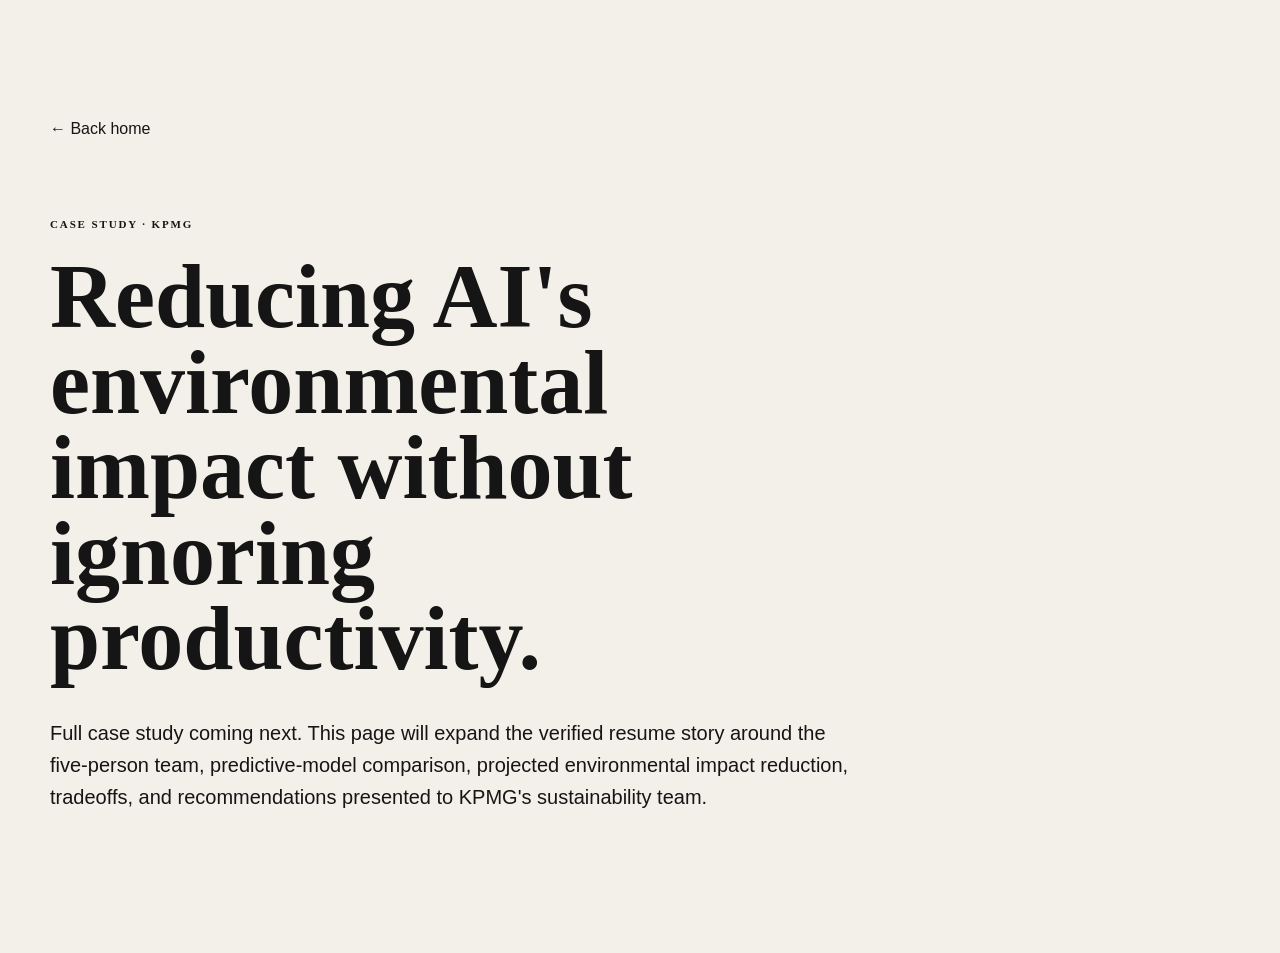
<file: case-studies/ai-sustainability.html>
<!DOCTYPE html><html lang="en"><head><meta charset="UTF-8"><meta name="viewport" content="width=device-width,initial-scale=1"><title>AI Sustainability | Rakrita Rao</title><link rel="stylesheet" href="../css/styles.css"></head><body><main class="section-shell section-block"><a class="text-link" href="../index.html">← Back home</a><div style="max-width:800px;margin-top:80px"><p class="eyebrow">CASE STUDY · KPMG</p><h1 style="font:700 clamp(50px,8vw,90px)/.95 Manrope;margin:0">Reducing AI's environmental impact without ignoring productivity.</h1><p style="font-size:20px;line-height:1.6;margin-top:35px">Full case study coming next. This page will expand the verified resume story around the five-person team, predictive-model comparison, projected environmental impact reduction, tradeoffs, and recommendations presented to KPMG's sustainability team.</p></div></main></body></html>
</file>
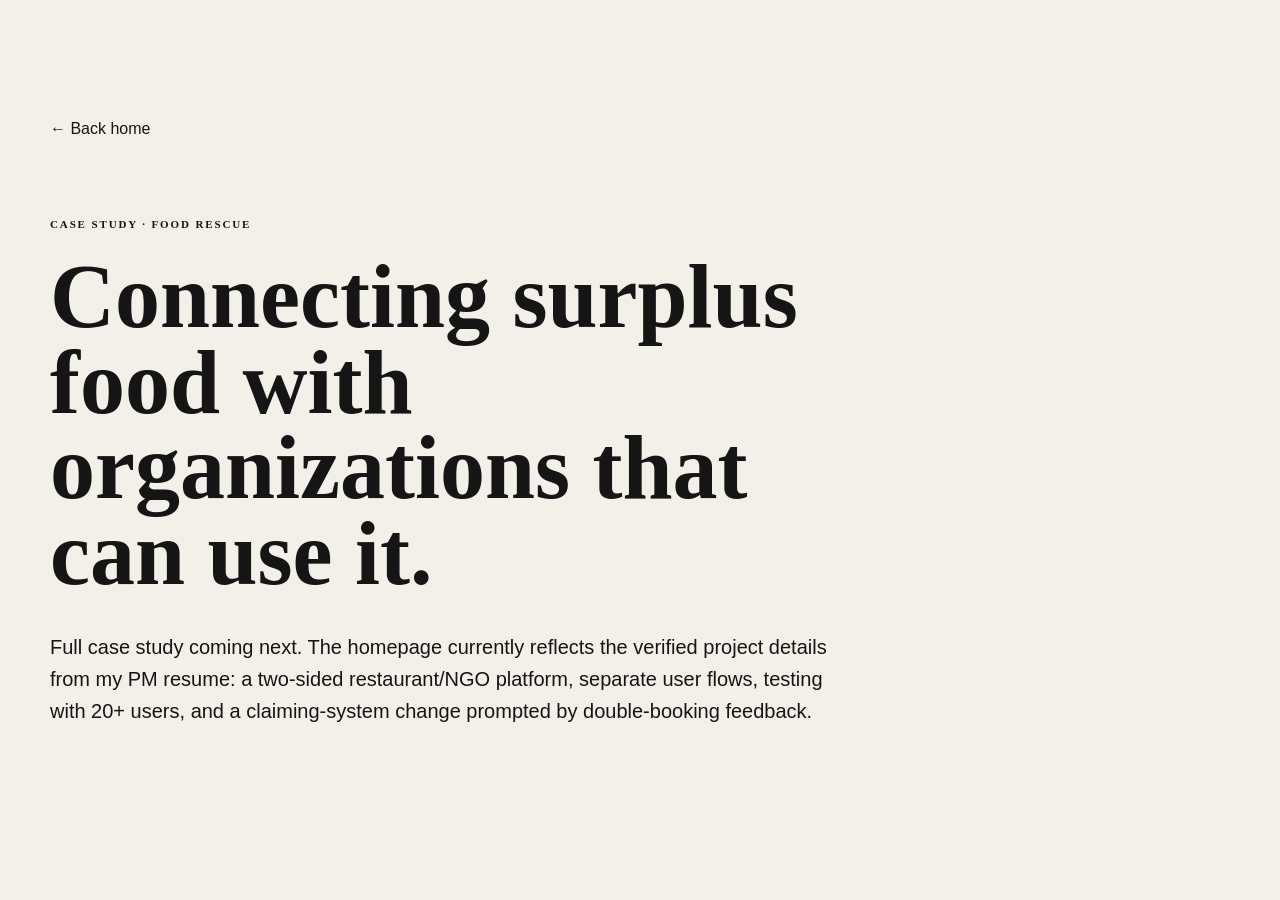
<file: case-studies/food-rescue.html>
<!DOCTYPE html><html lang="en"><head><meta charset="UTF-8"><meta name="viewport" content="width=device-width,initial-scale=1"><title>Food Rescue | Rakrita Rao</title><link rel="stylesheet" href="../css/styles.css"></head><body><main class="section-shell section-block"><a class="text-link" href="../index.html">← Back home</a><div style="max-width:800px;margin-top:80px"><p class="eyebrow">CASE STUDY · FOOD RESCUE</p><h1 style="font:700 clamp(50px,8vw,90px)/.95 Manrope;margin:0">Connecting surplus food with organizations that can use it.</h1><p style="font-size:20px;line-height:1.6;margin-top:35px">Full case study coming next. The homepage currently reflects the verified project details from my PM resume: a two-sided restaurant/NGO platform, separate user flows, testing with 20+ users, and a claiming-system change prompted by double-booking feedback.</p></div></main></body></html>
</file>
<file: css/styles.css>
:root{--bg:#f3f0e9;--ink:#151515;--muted:#66645f;--line:#c9c5bb;--card:#e5e0d5;--dark:#171717;--white:#fbfaf7;--accent:#6057d9}*{box-sizing:border-box}html{scroll-behavior:smooth}body{margin:0;background:var(--bg);color:var(--ink);font-family:"DM Sans",sans-serif}.section-shell{width:min(1180px,calc(100% - 48px));margin:auto}.site-header{height:84px;width:min(1180px,calc(100% - 48px));margin:auto;display:flex;align-items:center;justify-content:space-between;border-bottom:1px solid var(--line);position:relative;z-index:10}.brand{width:40px;height:40px;border:1px solid var(--ink);border-radius:50%;display:grid;place-items:center;color:var(--ink);text-decoration:none;font:700 13px Manrope}.nav{display:flex;gap:32px}.nav a,.text-link,.footer a{color:inherit;text-decoration:none}.nav a{font-size:14px}.nav a:hover,.text-link:hover,.footer a:hover{opacity:.55}.hero{padding:112px 0 54px;min-height:calc(100vh - 84px);display:flex;flex-direction:column}.eyebrow{font:700 11px Manrope;letter-spacing:.17em;margin:0 0 24px}.hero h1{font:700 clamp(58px,8.4vw,122px)/.94 Manrope;letter-spacing:-.065em;max-width:1080px;margin:0}.hero h1 span{color:var(--accent)}.hero-bottom{margin-top:58px;display:grid;grid-template-columns:1fr 1fr;gap:50px;align-items:end}.hero-copy{font-size:20px;line-height:1.5;max-width:590px;margin:0}.hero-actions{display:flex;align-items:center;gap:26px;justify-content:flex-end}.button{display:inline-block;padding:15px 20px;border-radius:999px;text-decoration:none;font-weight:600;font-size:14px}.button-dark{background:var(--dark);color:white}.button-light{background:var(--white);color:var(--ink);margin-top:24px}.button:hover{transform:translateY(-2px)}.hero-note{font-size:12px;margin-top:auto;padding-top:55px;color:var(--muted);display:flex;align-items:center;gap:9px}.hero-note span{width:7px;height:7px;background:#62a45b;border-radius:50%}.section-block{padding:120px 0}.section-heading{display:grid;grid-template-columns:1fr 2fr;margin-bottom:56px}.section-heading h2,.about h2,.footer h2{font:600 clamp(34px,4.4vw,62px)/1.05 Manrope;letter-spacing:-.045em;margin:0;max-width:800px}.project{border-top:1px solid var(--ink);padding:28px 0 76px;display:grid;grid-template-columns:1.05fr .95fr;gap:55px}.project+.project{margin-top:20px}.project-copy{display:grid;grid-template-columns:52px 1fr}.project-index{font:600 12px Manrope}.project-type{font:700 10px Manrope;letter-spacing:.14em;color:var(--muted);margin:0 0 18px}.project h3{font:700 clamp(40px,5vw,70px)/1 Manrope;letter-spacing:-.05em;margin:0 0 20px}.project-lede{font-size:21px;line-height:1.45;max-width:570px;margin:0}.project-detail{font-size:15px;line-height:1.7;color:var(--muted);max-width:590px}.metric-row{display:flex;gap:38px;margin:32px 0}.metric-row div{display:flex;flex-direction:column}.metric-row strong,.single-metric strong{font:700 28px Manrope}.metric-row span,.single-metric span{font-size:12px;color:var(--muted);margin-top:4px}.project-visual{min-height:530px;background:var(--card);border-radius:3px;overflow:hidden;position:relative}.food-visual{display:flex;align-items:center;justify-content:center;gap:18px;padding:40px;background:#d9d4c8}.phone{width:205px;height:405px;background:var(--white);border:7px solid var(--ink);border-radius:28px;padding:32px 13px 14px;box-shadow:0 18px 30px #0002}.phone-left{transform:rotate(-5deg) translateY(16px)}.phone-right{transform:rotate(5deg) translateY(-12px)}.phone-top{position:absolute;top:10px;left:50%;transform:translateX(-50%);width:70px;height:12px;border-radius:10px;background:var(--ink)}.mock-label{font:700 8px Manrope;letter-spacing:.1em}.food-card{padding:13px 10px;background:#efede6;margin:10px 0;border-radius:9px;display:flex;flex-direction:column;gap:5px}.food-card b{font-size:11px}.food-card span{font-size:8px;color:#777}.food-card i{font-size:8px;font-style:normal;margin-top:5px;font-weight:700}.form-line{height:28px;background:#ebe8df;margin:12px 0;border-radius:5px;width:70%}.form-line.wide{width:100%}.mock-button{margin-top:25px;background:var(--ink);color:white;text-align:center;padding:11px;border-radius:8px;font-size:9px}.single-metric{display:flex;align-items:center;gap:14px;margin:28px 0}.single-metric span{max-width:270px;line-height:1.4}.data-visual{padding:48px;background:#191919;color:white;display:flex;flex-direction:column}.data-visual>p{font:700 10px Manrope;letter-spacing:.15em;color:#aaa}.chart{height:230px;display:flex;align-items:end;gap:17px;border-bottom:1px solid #555;margin-top:25px}.bar{flex:1;background:#d8d3c8}.b1{height:88%}.b2{height:76%}.b3{height:65%}.b4{height:58%}.b5{height:49%;background:#8179ff}.chart-caption{display:flex;justify-content:space-between;font-size:9px;color:#999;margin-top:10px}.insight-card{margin-top:auto;border-top:1px solid #555;padding-top:20px;display:flex;flex-direction:column;gap:8px}.insight-card small{font-size:9px;color:#999}.insight-card b{font:600 20px/1.3 Manrope;max-width:330px}.experience{background:var(--dark);color:var(--white)}.experience .section-heading{border-bottom:1px solid #555;padding-bottom:56px}.experience-row{display:grid;grid-template-columns:1fr 2fr;padding:38px 0;border-bottom:1px solid #484848}.experience-row h3{font:600 26px Manrope;margin:8px 0 3px}.experience-row p{margin:0;color:#aaa}.year{font-size:10px;color:#777}.experience-description>p{font-size:17px;line-height:1.6;max-width:670px;color:#ddd}.mini-metrics{display:flex;gap:25px;margin-top:22px;flex-wrap:wrap}.mini-metrics span{font-size:12px;color:#999}.mini-metrics b{color:white}.about-grid{display:grid;grid-template-columns:1.05fr .95fr;gap:85px}.about-grid>div>p{font-size:17px;line-height:1.7;margin:0 0 20px;color:#4f4d49}.skill-groups{display:flex;gap:8px;flex-wrap:wrap;margin-top:34px}.skill-groups span{border:1px solid var(--line);padding:8px 12px;border-radius:999px;font-size:11px}.footer{background:#6258d8;color:white;padding:90px 0 30px}.footer-grid{display:grid;grid-template-columns:1.5fr .5fr;gap:60px}.footer-links{display:flex;flex-direction:column;gap:14px;align-items:flex-start;justify-content:flex-end}.footer-links a{font-size:17px}.footer-bottom{border-top:1px solid #ffffff55;margin-top:70px;padding-top:20px;display:flex;justify-content:space-between;font-size:11px}.reveal{opacity:0;transform:translateY(18px);transition:opacity .7s ease,transform .7s ease}.reveal.visible{opacity:1;transform:none}@media(max-width:800px){.section-shell,.site-header{width:min(100% - 28px,1180px)}.nav{gap:16px}.nav a:nth-child(3){display:none}.hero{padding-top:72px}.hero h1{font-size:clamp(52px,15vw,82px)}.hero-bottom,.section-heading,.project,.experience-row,.about-grid,.footer-grid{grid-template-columns:1fr}.hero-actions{justify-content:flex-start}.section-block{padding:82px 0}.section-heading{gap:10px}.project{gap:35px}.project-copy{grid-template-columns:35px 1fr}.project-visual{min-height:430px}.phone{width:165px;height:330px}.food-visual{padding:18px;gap:5px}.experience-row{gap:25px}.about-grid{gap:32px}.footer-links{margin-top:15px}}@media(max-width:480px){.site-header{height:70px}.nav{gap:12px}.nav a{font-size:12px}.hero{min-height:calc(100vh - 70px)}.hero-copy{font-size:17px}.hero-actions{flex-direction:column;align-items:flex-start;gap:16px}.metric-row{gap:18px;flex-wrap:wrap}.food-visual{min-height:370px}.phone{width:145px;height:295px;border-width:5px}.data-visual{padding:30px}.single-metric{align-items:flex-start;flex-direction:column}}
</file>
